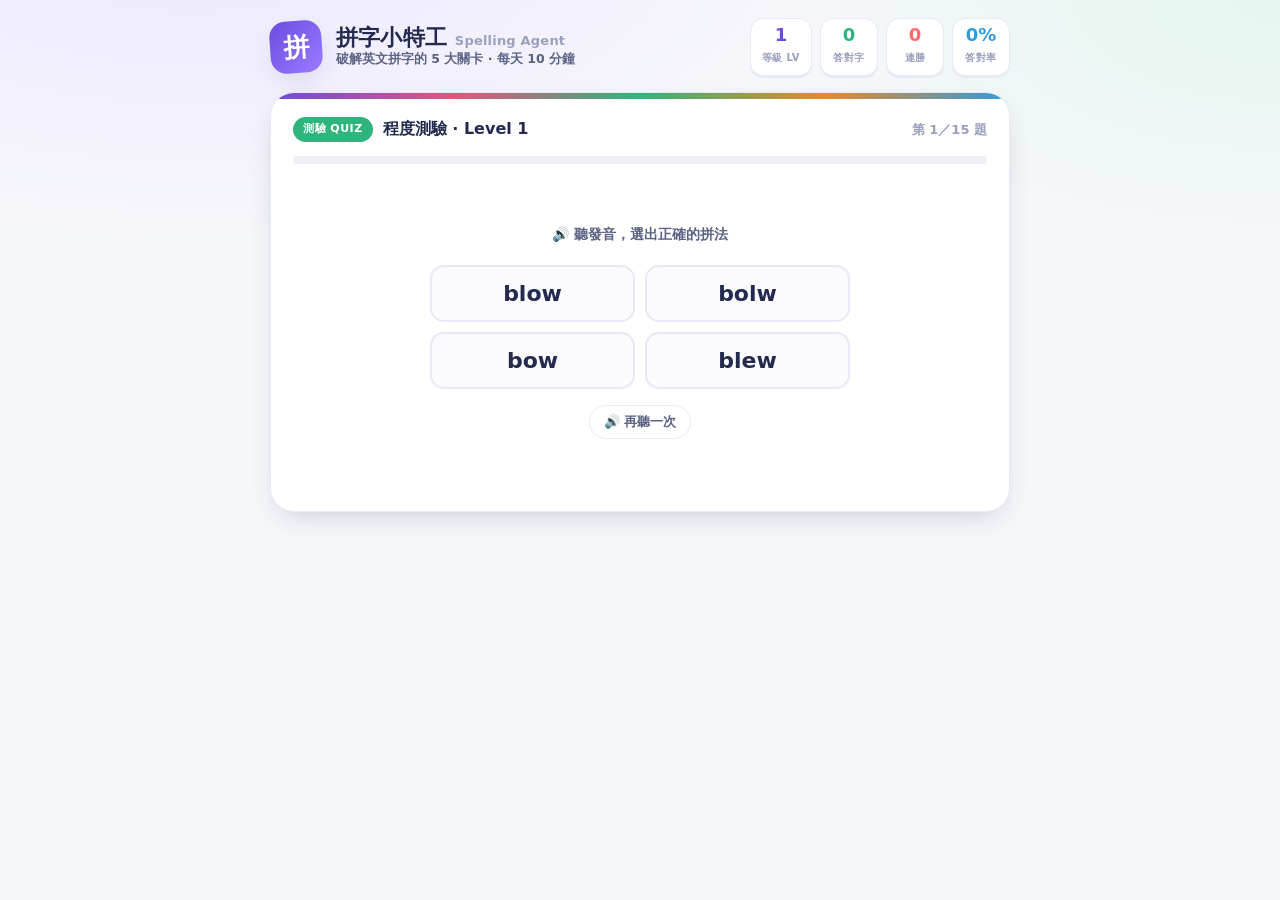
<file: index.html>
<!doctype html>
<html lang="zh-Hant">
<head>
<meta charset="utf-8">
<meta name="viewport" content="width=device-width, initial-scale=1">
<title>拼字小特工 · Spelling Agent</title>
<link rel="stylesheet" href="css/styles.css">
</head>
<body>

<canvas id="fx"></canvas>
<div class="app">
  <header>
    <div class="logo">拼</div>
    <div class="title">
      <h1>拼字小特工 <span style="font-size:13px;color:var(--ink3)">Spelling Agent</span></h1>
      <p>破解英文拼字的 5 大關卡 · 每天 10 分鐘</p>
    </div>
    <div class="stats">
      <div class="stat lv"><b id="s-level" class="tnum">1</b><span>等級 LV</span></div>
      <div class="stat ok"><b id="s-correct" class="tnum">0</b><span>答對字</span></div>
      <div class="stat streak"><b id="s-streak" class="tnum">0</b><span>連勝</span></div>
      <div class="stat rate"><b id="s-rate" class="tnum">0%</b><span>答對率</span></div>
    </div>
  </header>

  <!-- ============ PLAY SCREEN ============ -->
  <div id="screen-play">
    <div class="session" id="session"></div>
    <nav class="levelbar" id="levelbar" aria-label="選擇關卡"></nav>
    <div class="modes" id="modes" role="tablist" aria-label="練習模式"></div>

    <main class="card" id="card">
      <div class="prompt-row">
        <span class="catlabel" id="catlabel">關卡</span>
        <span class="modehint" id="modehint"></span>
      </div>
      <div class="zh" id="zh"></div>
      <div class="sent" id="sent"></div>
      <div class="stage" id="stage"></div>
      <div class="feedback" id="feedback"></div>
      <div class="actions">
        <button class="btn ghost" id="peekBtn" title="偷看一下答案">👀 偷看</button>
        <button class="btn primary" id="checkBtn">檢查 Check</button>
      </div>
    </main>

    <div class="banner" id="banner"></div>

    <section class="progress">
      <h3><span>學習進度 Progress</span>
        <span style="display:flex;gap:14px">
          <a id="placeBtn" title="重新測驗你的程度">🎯 測程度</a>
          <a id="sumBtn" title="看學習總結與答對率">📊 總結</a>
          <a id="resetBtn" title="清除所有進度">重來 reset</a>
        </span></h3>
      <div class="bar" title="連續答對越多次，字就越熟練"><i class="learn" id="b-learn"></i><i class="prac" id="b-prac"></i><i class="mast" id="b-mast"></i></div>
      <div class="legend">
        <span title="答對 1 次（或最近答錯，需要再練）"><i style="background:#D9D5F2"></i>學習中 <b id="n-learn" class="tnum">0</b></span>
        <span title="連續答對 2 次"><i style="background:#B9E8D3"></i>練習中 <b id="n-prac" class="tnum">0</b></span>
        <span title="連續答對 3 次，獲得 ⭐"><i style="background:var(--green)"></i>精通 <b id="n-mast" class="tnum">0</b></span>
        <span style="margin-left:auto;color:var(--ink3)">共 <b id="n-total" class="tnum">0</b> 字</span>
      </div>
      <p class="defs">熟練度定義：<b>學習中</b>＝答對 1 次 · <b>練習中</b>＝連續答對 2 次 · <b>精通</b>＝連續答對 3 次（答錯會退回「學習中」，該字也會更常出現）</p>
    </section>

    <section class="summary" id="summary" hidden></section>

    <p class="foot">
      🔊 需要開啟聲音才能聽發音（若沒聲音，按「偷看」會顯示單字）。進度會自動存在這台裝置。<br>
      方法：<b>看 → 唸 → 蓋 → 寫 → 對</b>，只盯著<span style="background:var(--marker-soft);padding:0 4px;border-radius:4px">螢光色的陷阱字母</span>。加油！
    </p>
  </div>

  <!-- ============ QUIZ SCREEN (placement / challenge) ============ -->
  <div id="screen-quiz" hidden>
    <main class="card quizcard">
      <div class="quizhead" id="quizhead"></div>
      <div class="quizprog"><i id="quizprog-bar"></i></div>
      <div class="stage" id="quizstage"></div>
    </main>
  </div>
</div>

<script type="module" src="src/app.js"></script>
</body>
</html>
</file>
<file: css/styles.css>
*{box-sizing:border-box;margin:0;padding:0}
:root{
  --paper:#F6F7FB; --card:#FFFFFF; --ink:#232A4D; --ink2:#5A6183; --ink3:#9AA0BD;
  --violet:#6C4CE0; --violet-d:#573BC4; --marker:#FFD84D; --marker-soft:#FFF0B3;
  --green:#2FB47C; --green-d:#1E9A66; --coral:#FF6B6B; --sky:#2D9CDB;
  --line:#E7E9F5; --shadow:0 10px 30px -12px rgba(35,42,77,.28);
  --catA:#6C4CE0; --catB:#E0567B; --catC:#2FB47C; --catD:#E8892B; --catE:#2D9CDB; --catF:#8A5BD6;
}
html{-webkit-text-size-adjust:100%}
body{
  font-family:ui-rounded,"SF Pro Rounded","Hiragino Maru Gothic ProN","Nunito","PingFang TC",system-ui,sans-serif;
  background:
    radial-gradient(1200px 600px at 15% -10%, #ECE7FF 0%, transparent 55%),
    radial-gradient(1000px 500px at 100% 0%, #E4F6EF 0%, transparent 50%),
    var(--paper);
  color:var(--ink); min-height:100vh; line-height:1.5;
  padding:18px 16px 40px; display:flex; justify-content:center;
}
.app{width:100%; max-width:740px}
.tnum{font-variant-numeric:tabular-nums}

/* ---------- header ---------- */
header{display:flex; align-items:center; gap:14px; margin-bottom:16px}
.logo{width:52px;height:52px;border-radius:16px;background:linear-gradient(135deg,var(--violet),#9a7bff);
  display:grid;place-items:center;color:#fff;font-weight:800;font-size:26px;box-shadow:var(--shadow);flex:none;
  transform:rotate(-4deg)}
.title h1{font-size:22px;font-weight:800;letter-spacing:.2px;line-height:1.1}
.title p{font-size:12.5px;color:var(--ink2);font-weight:600}
.stats{margin-left:auto;display:flex;gap:8px}
.stat{background:var(--card);border:1px solid var(--line);border-radius:13px;padding:7px 11px;text-align:center;min-width:58px;box-shadow:0 2px 0 var(--line)}
.stat b{display:block;font-size:18px;font-weight:800;line-height:1}
.stat span{font-size:10px;color:var(--ink3);font-weight:700;letter-spacing:.4px;text-transform:uppercase}
.stat.lv b{color:var(--violet)} .stat.st b{color:var(--marker);-webkit-text-stroke:.6px #E4B93B} .stat.streak b{color:var(--coral)}
.stat.ok b{color:var(--green)}

/* ---------- category chips ---------- */
.cats{display:flex;gap:8px;overflow-x:auto;padding:4px 2px 8px;margin-bottom:6px;scrollbar-width:none}
.cats::-webkit-scrollbar{display:none}
.chip{flex:none;border:1.5px solid var(--line);background:var(--card);border-radius:999px;
  padding:8px 14px;font-size:13px;font-weight:700;color:var(--ink2);cursor:pointer;white-space:nowrap;
  display:flex;align-items:center;gap:7px;transition:transform .12s, box-shadow .12s, border-color .12s}
.chip .dot{width:9px;height:9px;border-radius:50%}
.chip:hover{transform:translateY(-1px)}
.chip[aria-pressed="true"]{color:#fff;border-color:transparent;box-shadow:var(--shadow)}
.chip[data-c="all"][aria-pressed="true"]{background:var(--ink)}
.chip[data-c="A"][aria-pressed="true"]{background:var(--catA)} .chip[data-c="B"][aria-pressed="true"]{background:var(--catB)}
.chip[data-c="C"][aria-pressed="true"]{background:var(--catC)} .chip[data-c="D"][aria-pressed="true"]{background:var(--catD)}
.chip[data-c="E"][aria-pressed="true"]{background:var(--catE)} .chip[data-c="F"][aria-pressed="true"]{background:var(--catF)}

/* ---------- mode tabs ---------- */
.modes{display:grid;grid-template-columns:repeat(4,1fr);gap:6px;margin:8px 0 14px}
.mode{border:1.5px solid var(--line);background:var(--card);border-radius:13px;padding:9px 4px;cursor:pointer;
  text-align:center;font-weight:700;color:var(--ink2);font-size:12px;transition:transform .12s,border-color .12s,background .12s}
.mode .ic{font-size:20px;display:block;line-height:1.3}
.mode:hover{transform:translateY(-1px)}
.mode[aria-pressed="true"]{border-color:var(--violet);background:#F1EDFF;color:var(--violet-d)}

/* ---------- practice card ---------- */
.card{background:var(--card);border:1px solid var(--line);border-radius:24px;box-shadow:var(--shadow);
  padding:24px 22px 22px;position:relative;overflow:hidden;min-height:360px;display:flex;flex-direction:column}
.card::before{content:"";position:absolute;inset:0 0 auto 0;height:6px;
  background:linear-gradient(90deg,var(--catA),var(--catB),var(--catC),var(--catD),var(--catE))}
.prompt-row{display:flex;align-items:center;gap:10px;margin-bottom:4px}
.catlabel{font-size:11px;font-weight:800;letter-spacing:.6px;text-transform:uppercase;padding:4px 10px;border-radius:999px;color:#fff}
.modehint{font-size:12.5px;color:var(--ink2);font-weight:600;margin-left:auto;text-align:right}
.zh{font-size:15px;color:var(--ink2);font-weight:700;margin:14px 0 2px}
.zh b{color:var(--ink)}
.zh .phon{color:var(--sky);font-weight:700;font-size:13px;font-family:ui-monospace,"SF Mono",monospace}
.sent{font-size:14px;color:var(--ink3);font-weight:600;min-height:20px}
.sent u{ text-decoration:none;background:var(--marker-soft);padding:1px 6px;border-radius:6px;color:var(--ink);font-weight:800;letter-spacing:1px}

.stage{flex:1;display:flex;flex-direction:column;align-items:center;justify-content:center;gap:16px;padding:8px 0}

.listen-btn{width:96px;height:96px;border-radius:50%;border:none;cursor:pointer;color:#fff;
  background:radial-gradient(circle at 35% 30%, #4bb6ec, var(--sky));font-size:40px;box-shadow:0 12px 26px -8px rgba(45,156,219,.6);
  transition:transform .12s} .listen-btn:hover{transform:scale(1.05)} .listen-btn:active{transform:scale(.96)}
.mini{background:none;border:1.5px solid var(--line);border-radius:999px;padding:7px 14px;font-weight:700;
  color:var(--ink2);cursor:pointer;font-size:13px;font-family:inherit} .mini:hover{border-color:var(--sky);color:var(--sky)}
.mini-row{display:flex;gap:8px;flex-wrap:wrap;justify-content:center}

/* tiles */
.tiles{display:flex;flex-wrap:wrap;gap:7px;justify-content:center}
.tile{width:44px;height:52px;border-radius:11px;display:grid;place-items:center;font-size:25px;font-weight:800;
  text-transform:lowercase;background:#F3F1FB;border:2px solid #E4DFFa;color:var(--ink)}
.tile.blank{background:#FFFCF0;border:2.5px dashed #EEC53C}
.tile.blank input{width:100%;height:100%;border:none;background:none;text-align:center;font:inherit;font-size:25px;
  font-weight:800;color:var(--violet-d);outline:none;text-transform:lowercase}
.tile.trap{background:var(--marker);border-color:#E9C02F;box-shadow:0 3px 0 #E4B93B}
.tile.ok{background:#E4F7EE;border-color:var(--green);color:var(--green-d)}
.tile.bad{background:#FFE9E9;border-color:var(--coral);color:#D64545}

.spellbox{width:100%;max-width:420px;font-family:ui-rounded,"SF Mono",inherit;font-size:30px;font-weight:800;
  text-align:center;letter-spacing:8px;padding:14px 12px;border-radius:16px;border:2.5px solid var(--line);
  background:#FBFBFE;color:var(--ink);outline:none;text-transform:lowercase}
.spellbox:focus{border-color:var(--violet);background:#fff;box-shadow:0 0 0 4px #EDE7FF}
.spellbox.ok{border-color:var(--green);background:#F1FBF6} .spellbox.bad{border-color:var(--coral);background:#FFF4F4}

.opts{display:grid;grid-template-columns:1fr 1fr;gap:10px;width:100%;max-width:420px}
.opt{padding:14px;border-radius:14px;border:2px solid var(--line);background:#FBFBFE;font-size:22px;font-weight:800;
  cursor:pointer;color:var(--ink);font-family:inherit;transition:transform .1s,border-color .1s}
.opt:hover{transform:translateY(-2px);border-color:var(--sky)}
.opt.ok{border-color:var(--green);background:#EFFAF4;color:var(--green-d)}
.opt.bad{border-color:var(--coral);background:#FFF1F1;color:#D64545}

/* feedback + actions */
.feedback{min-height:26px;text-align:center;font-weight:800;font-size:16px}
.feedback.ok{color:var(--green-d)} .feedback.bad{color:var(--coral)}
.reveal{text-align:center;font-size:30px;font-weight:800;letter-spacing:1px;min-height:20px}
.reveal .hl{background:linear-gradient(transparent 55%, var(--marker) 55%);padding:0 2px;border-radius:3px}
.actions{display:flex;gap:10px;margin-top:14px}
.btn{flex:1;border:none;border-radius:15px;padding:15px;font-size:16px;font-weight:800;cursor:pointer;font-family:inherit;
  transition:transform .1s,box-shadow .1s}
.btn:active{transform:translateY(1px)}
.btn.primary{background:linear-gradient(135deg,var(--violet),#8a6bf0);color:#fff;box-shadow:0 8px 18px -8px var(--violet)}
.btn.go{background:linear-gradient(135deg,var(--green),#41c98a);color:#fff;box-shadow:0 8px 18px -8px var(--green)}
.btn.ghost{flex:none;background:#F1F1F8;color:var(--ink2);min-width:64px}
.btn:disabled{opacity:.4;cursor:default}

/* progress footer */
.progress{margin-top:18px;background:var(--card);border:1px solid var(--line);border-radius:20px;padding:16px 18px}
.progress h3{font-size:13px;text-transform:uppercase;letter-spacing:.6px;color:var(--ink3);margin-bottom:10px;display:flex;justify-content:space-between}
.progress h3 a{color:var(--ink3);font-size:11px;cursor:pointer;text-decoration:underline;font-weight:700}
.bar{height:14px;border-radius:8px;background:#EEEFF7;overflow:hidden;display:flex}
.bar i{display:block;height:100%}
.bar .learn{background:#D9D5F2} .bar .prac{background:#B9E8D3} .bar .mast{background:var(--green)}
.legend{display:flex;gap:16px;margin-top:10px;font-size:12px;color:var(--ink2);font-weight:700;flex-wrap:wrap}
.legend span{display:flex;align-items:center;gap:6px} .legend i{width:11px;height:11px;border-radius:3px;display:inline-block}

.foot{text-align:center;font-size:12px;color:var(--ink3);margin-top:18px;font-weight:600;line-height:1.7}

canvas#fx{position:fixed;inset:0;pointer-events:none;z-index:50}
@keyframes pop{0%{transform:scale(.7)}60%{transform:scale(1.12)}100%{transform:scale(1)}}
.pop{animation:pop .32s ease}
@keyframes shake{0%,100%{transform:translateX(0)}25%{transform:translateX(-7px)}75%{transform:translateX(7px)}}
.shake{animation:shake .3s}

/* summary panel */
.summary{margin-top:14px;background:var(--card);border:1px solid var(--line);border-radius:20px;padding:18px;box-shadow:var(--shadow)}
.summary h3{display:flex;justify-content:space-between;align-items:center;font-size:15px;font-weight:800;margin-bottom:12px}
.summary h3 a{font-size:12px;color:var(--ink3);cursor:pointer;text-decoration:underline;font-weight:700}
.bigrate{display:flex;align-items:center;gap:14px;background:#F6FBF8;border:1px solid #DBF0E6;border-radius:14px;padding:14px 16px}
.bigrate>b{font-size:40px;color:var(--green);line-height:1}
.bigrate span{font-size:13px;color:var(--ink2);font-weight:700}.bigrate small{color:var(--ink3);font-weight:600}
.subh{font-size:11.5px;text-transform:uppercase;letter-spacing:.5px;color:var(--ink3);font-weight:800;margin:16px 0 8px}
.chips-wrap{display:flex;flex-wrap:wrap;gap:6px}
.wchip{font-size:13px;font-weight:700;padding:5px 10px;border-radius:8px;background:#F1F0FA;color:var(--ink)}
.wchip.fixed{background:var(--marker-soft)}
.sumtable{width:100%;border-collapse:collapse;font-size:13px}
.sumtable td{padding:5px 0;border-bottom:1px solid var(--line);color:var(--ink2);font-weight:700}
.sumtable td:last-child{text-align:right;color:var(--ink);font-variant-numeric:tabular-nums}
.streakline{font-size:14px;font-weight:800;color:var(--ink2);margin-bottom:8px}
.streakline b{color:var(--catD);font-variant-numeric:tabular-nums}
.heatmap{display:grid;grid-template-columns:repeat(14,1fr);gap:4px;max-width:380px}
.hc{width:100%;aspect-ratio:1;border-radius:4px;background:#EEEFF7}
.hc.h1{background:#C7EBD9} .hc.h2{background:#79D2A9} .hc.h3{background:var(--green)}
.defs{font-size:11.5px;color:var(--ink3);margin-top:8px;font-weight:600;line-height:1.6}
.defs b{color:var(--ink2)}

.stat.rate b{color:var(--sky)}

/* ---------- today's session ---------- */
.session{margin-bottom:12px}
.sess-idle{display:flex;align-items:center;gap:12px;background:var(--card);border:1px solid var(--line);
  border-radius:16px;padding:12px 16px;box-shadow:0 2px 0 var(--line)}
.sess-title{font-size:14px;font-weight:800;color:var(--ink)}
.sess-title span{font-size:11px;color:var(--ink3);font-weight:700;letter-spacing:.3px}
.sess-start{margin-left:auto;border:none;border-radius:13px;padding:11px 18px;font-weight:800;font-size:14px;
  font-family:inherit;cursor:pointer;color:#fff;background:linear-gradient(135deg,var(--green),#41c98a);
  box-shadow:0 8px 18px -8px var(--green);white-space:nowrap}
.sess-live{background:var(--card);border:1px solid var(--line);border-radius:16px;padding:12px 16px;box-shadow:0 2px 0 var(--line)}
.sess-head{display:flex;align-items:center;gap:10px;margin-bottom:9px}
.sess-end{margin-left:auto;border:1.5px solid var(--line);border-radius:11px;padding:7px 13px;font-weight:800;
  font-size:12.5px;font-family:inherit;cursor:pointer;color:var(--coral);background:none;white-space:nowrap}
.sess-end:hover{border-color:var(--coral)}
.sess-bar{height:12px;border-radius:7px;background:#EEEFF7;overflow:hidden;display:flex}
.sess-bar i{display:block;height:100%;transition:width .3s}
.sess-bar .c{background:var(--green)} .sess-bar .w{background:var(--coral)}
.sess-nums{margin-top:9px;font-size:13px;font-weight:700;color:var(--ink2)}
.sess-nums b{color:var(--ink);font-variant-numeric:tabular-nums}

/* ---------- level bar ---------- */
.levelbar{display:flex;gap:8px;overflow-x:auto;padding:4px 2px 10px;scrollbar-width:none}
.levelbar::-webkit-scrollbar{display:none}
.lvchip{flex:1;min-width:112px;border:1.5px solid var(--line);background:var(--card);border-radius:15px;
  padding:9px 12px;cursor:pointer;text-align:left;transition:transform .12s,box-shadow .12s;position:relative}
.lvchip:hover{transform:translateY(-1px)}
.lvchip .lvn{font-size:11px;font-weight:800;letter-spacing:.4px;color:var(--ink3)}
.lvchip .lvname{font-size:14px;font-weight:800;color:var(--ink);display:flex;align-items:center;gap:5px}
.lvchip .lvbar{height:5px;border-radius:3px;background:#EEEFF7;margin-top:6px;overflow:hidden}
.lvchip .lvbar i{display:block;height:100%;background:var(--green)}
.lvchip[data-state="current"]{border-color:transparent;box-shadow:0 6px 18px -8px rgba(35,42,77,.4);color:#fff}
.lvchip[data-state="current"] .lvn,.lvchip[data-state="current"] .lvname{color:#fff}
.lvchip[data-state="current"] .lvbar{background:rgba(255,255,255,.35)}
.lvchip[data-state="current"] .lvbar i{background:#fff}
.lvchip[data-state="locked"]{opacity:.5;cursor:not-allowed;background:#F4F4F8}
.lvchip[data-state="locked"] .lvname{color:var(--ink3)}

/* ---------- gate banner ---------- */
.banner{margin-top:12px}
.banner .gate{display:flex;align-items:center;gap:12px;background:var(--card);border:1px solid var(--line);
  border-radius:16px;padding:12px 16px;box-shadow:0 2px 0 var(--line)}
.banner .gate .info{font-size:13px;font-weight:700;color:var(--ink2);line-height:1.4}
.banner .gate .info b{color:var(--ink)}
.banner .gate .meter{height:8px;border-radius:5px;background:#EEEFF7;overflow:hidden;margin-top:6px;max-width:260px}
.banner .gate .meter i{display:block;height:100%;background:var(--green);transition:width .3s}
.banner .challenge{margin-left:auto;flex:none;border:none;border-radius:13px;padding:12px 18px;font-weight:800;
  font-size:14px;font-family:inherit;cursor:pointer;color:#fff;white-space:nowrap;
  background:linear-gradient(135deg,var(--marker),#f5a623);box-shadow:0 8px 18px -8px #E9A200;color:#5b4300}
.banner .challenge:disabled{background:#ECECF3;color:var(--ink3);box-shadow:none;cursor:default}

/* ---------- quiz screen ---------- */
.quizcard{min-height:420px}
.quizhead{display:flex;align-items:center;gap:10px;font-size:16px;font-weight:800;margin-bottom:4px}
.quizhead .pill{font-size:11px;font-weight:800;letter-spacing:.5px;text-transform:uppercase;color:#fff;padding:4px 10px;border-radius:999px}
.quizhead .count{margin-left:auto;font-size:13px;color:var(--ink3);font-weight:700}
.quizprog{height:8px;border-radius:5px;background:#EEEFF7;overflow:hidden;margin:10px 0}
.quizprog i{display:block;height:100%;background:linear-gradient(90deg,var(--violet),#8a6bf0);transition:width .3s;width:0}
.quizq{font-size:14px;color:var(--ink2);font-weight:700;text-align:center;margin-bottom:4px}
.result{text-align:center;display:flex;flex-direction:column;align-items:center;gap:14px;justify-content:center;flex:1}
.result .big{font-size:52px}
.result .headline{font-size:22px;font-weight:800}
.result .sub{font-size:15px;color:var(--ink2);font-weight:700}
.result .lvpill{font-size:20px;font-weight:800;color:#fff;padding:8px 20px;border-radius:999px}

@media (prefers-reduced-motion:reduce){*{animation:none!important;transition:none!important}}
@media (max-width:520px){
  .stats{width:100%;margin:8px 0 0} header{flex-wrap:wrap}
  .title h1{font-size:20px} .tile{width:40px;height:48px;font-size:22px}
  .lvchip{min-width:96px} .banner .gate{flex-wrap:wrap} .banner .challenge{margin-left:0;width:100%}
}
</file>
